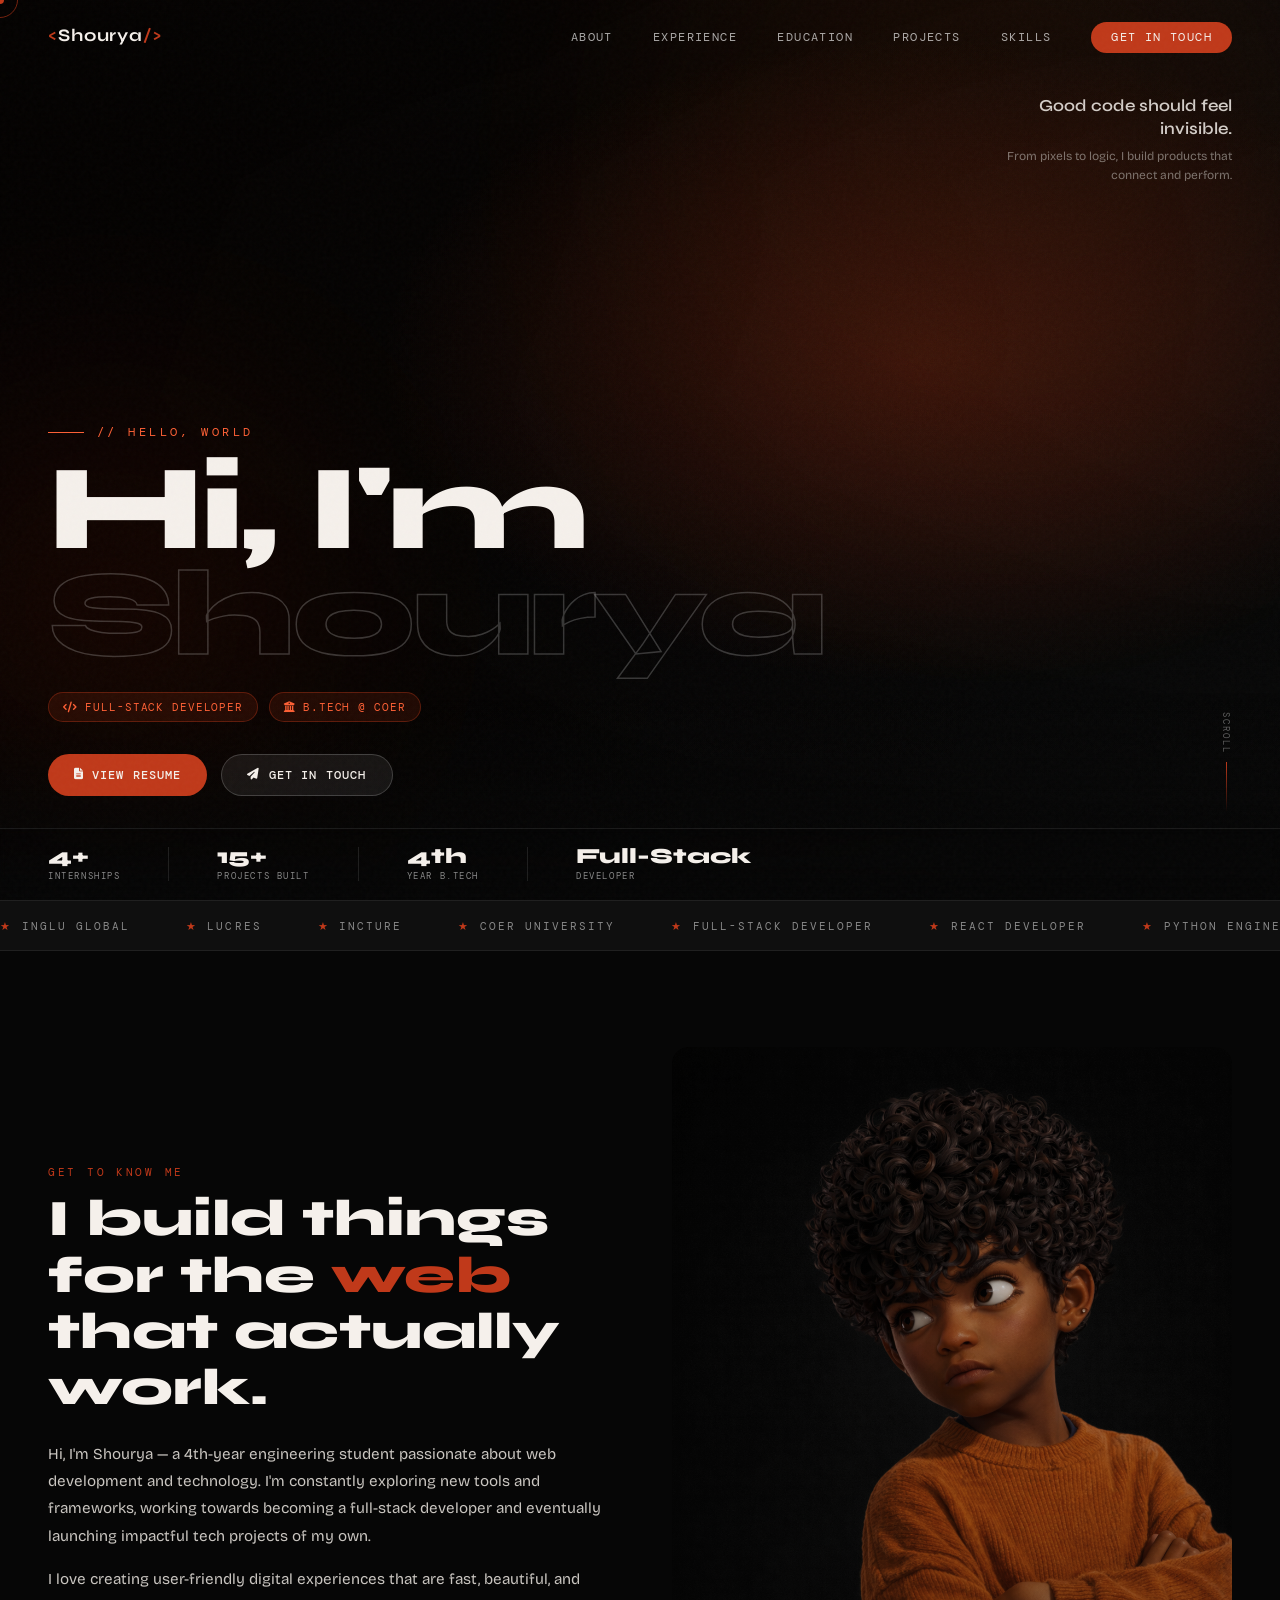
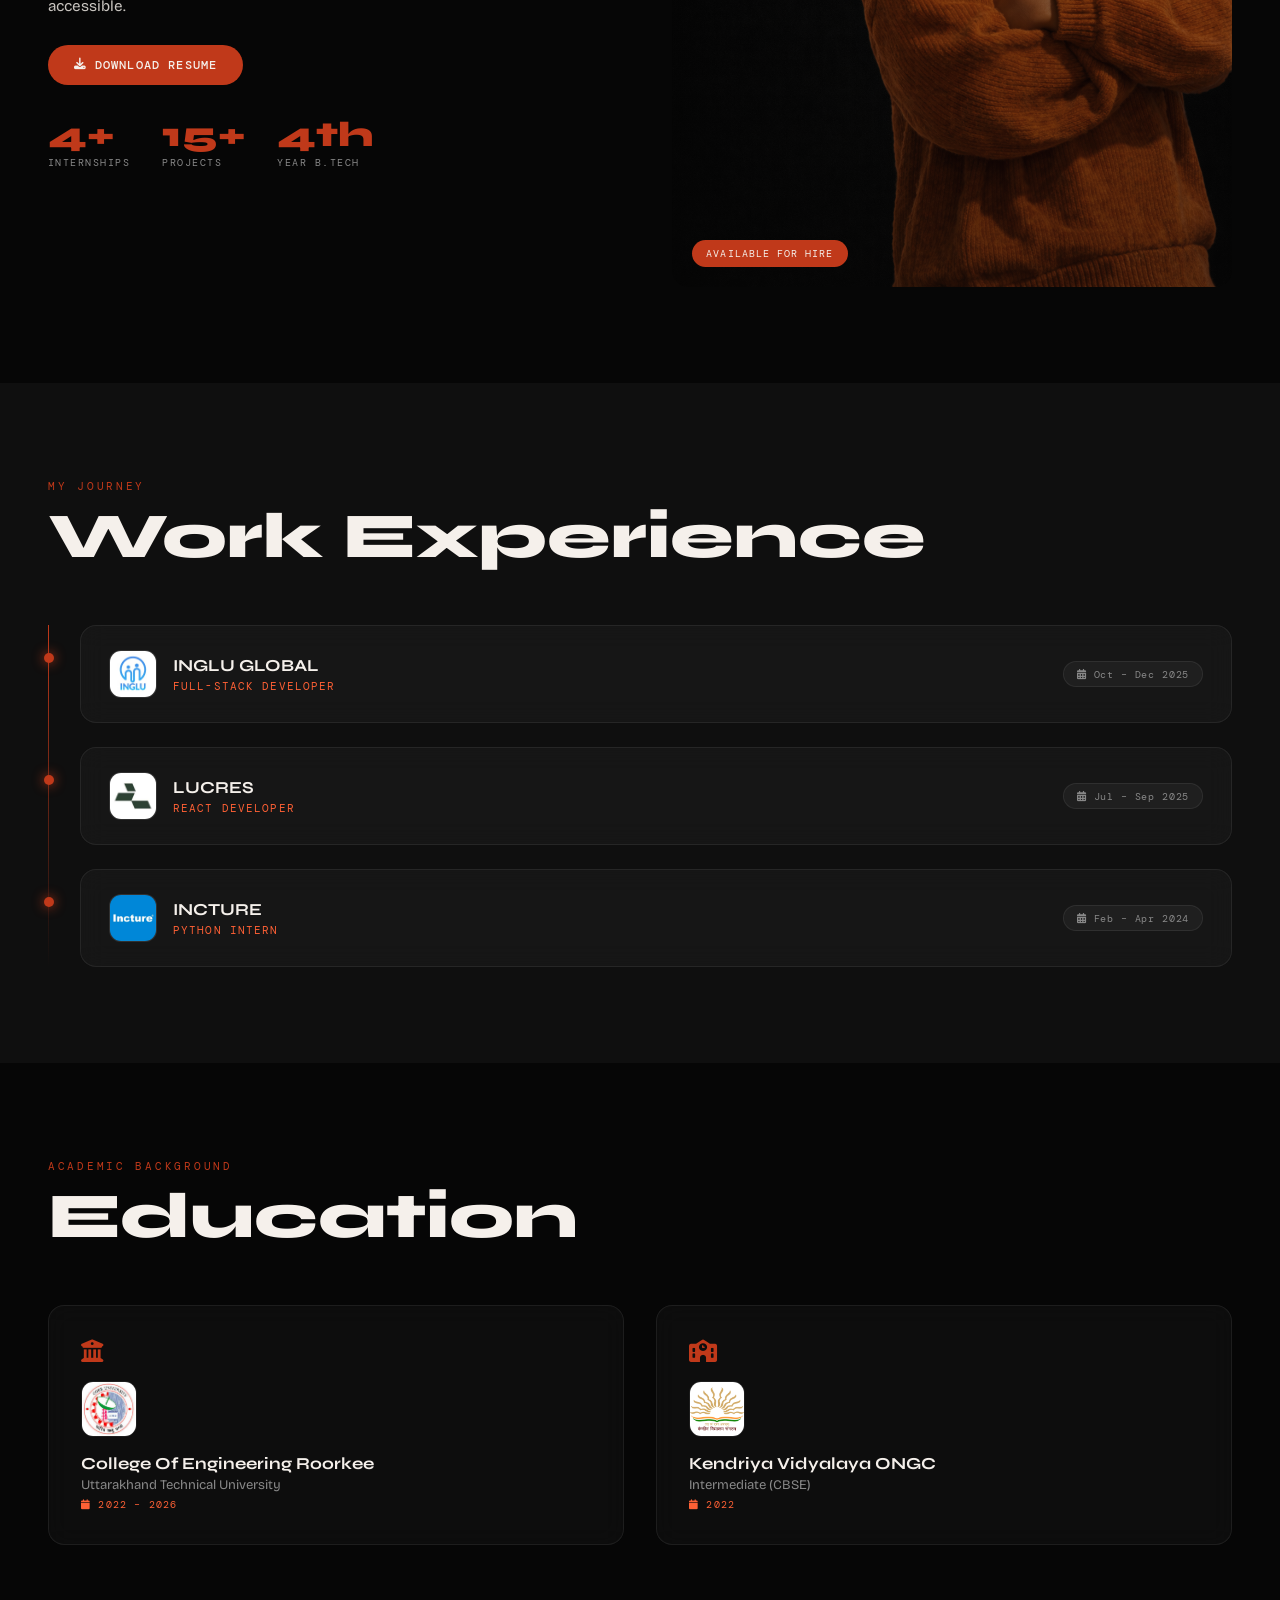
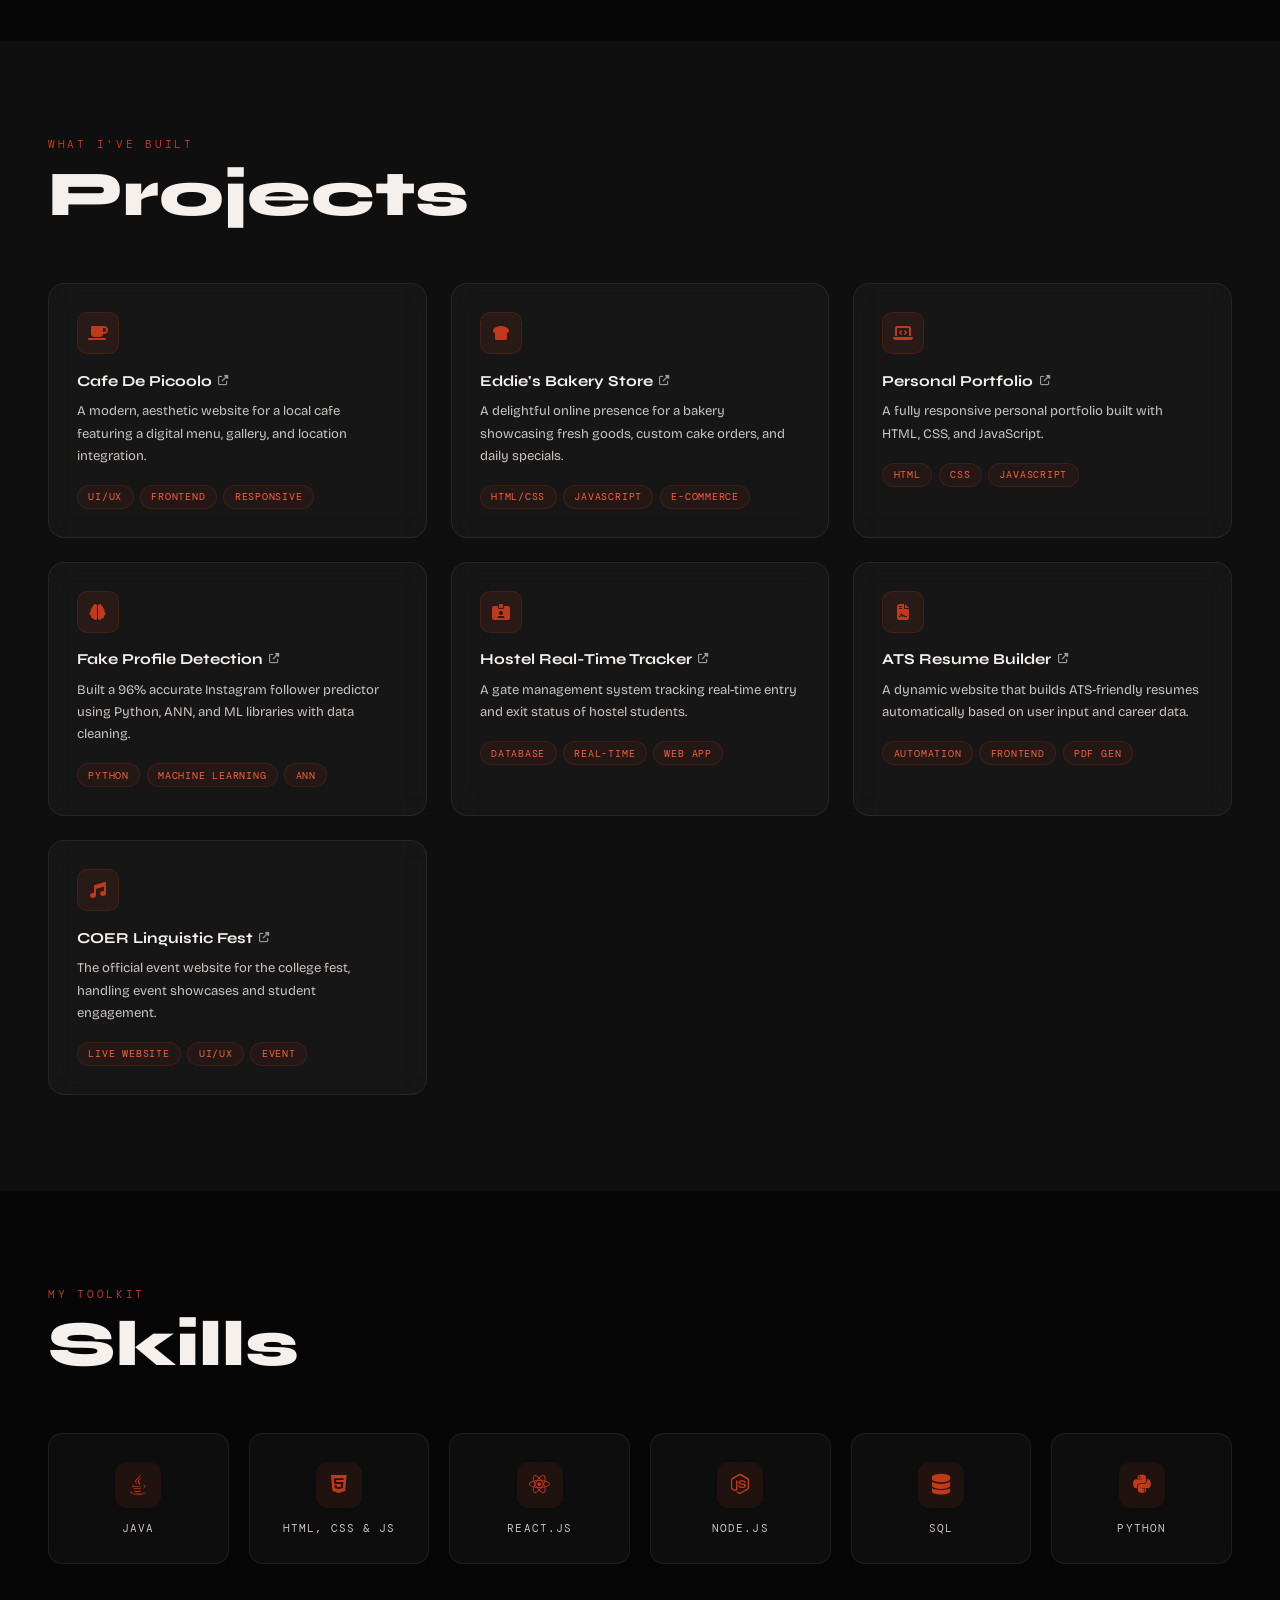
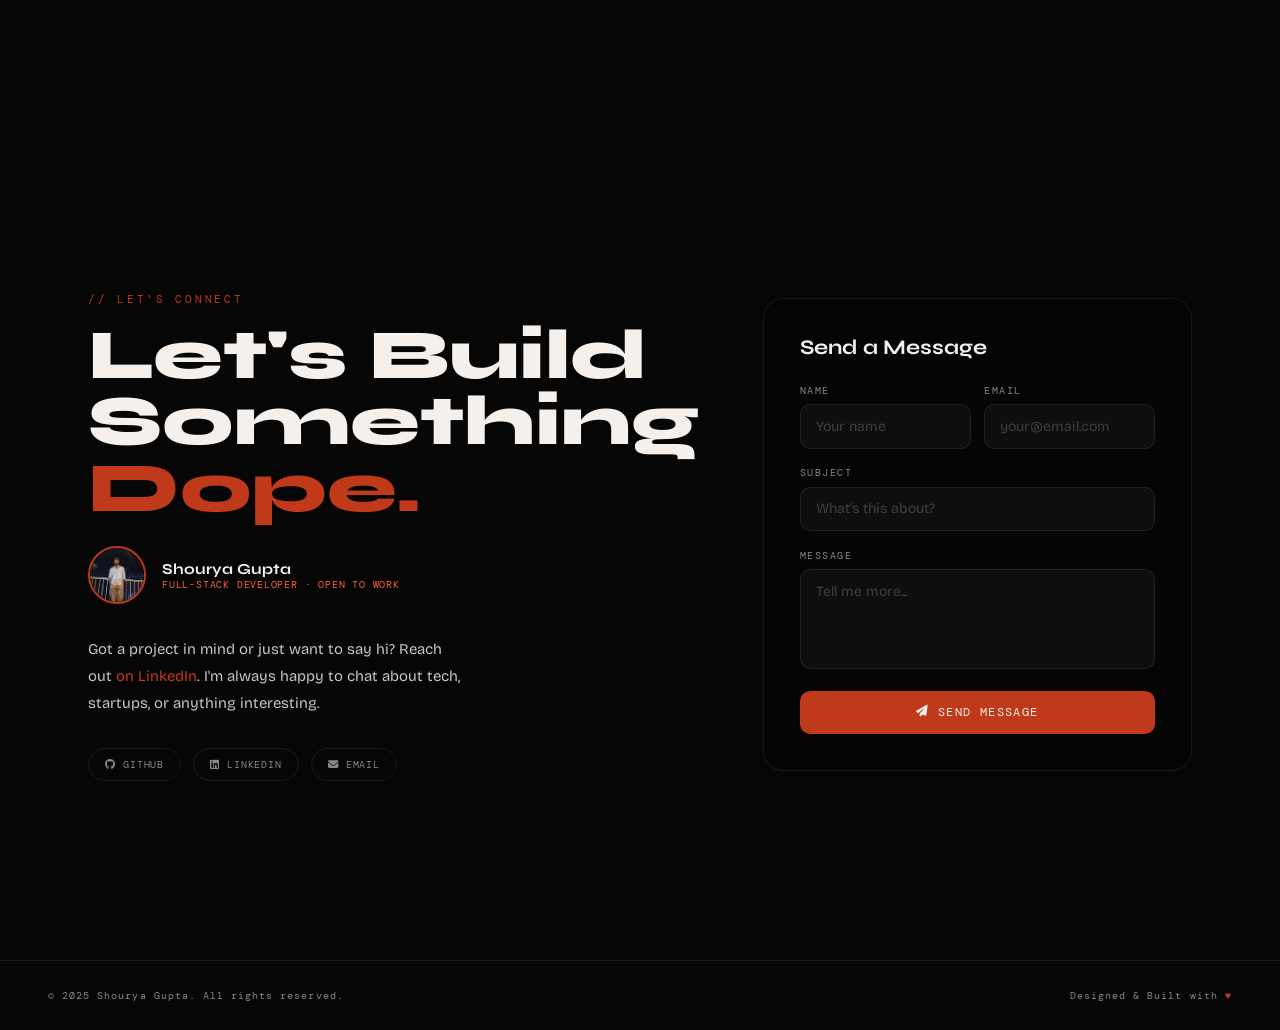
<file: index.html>
<!DOCTYPE html>
<html lang="en">
<head>
  <meta charset="UTF-8" />
  <meta name="viewport" content="width=device-width, initial-scale=1.0" />
  <title>Shourya Gupta | Portfolio</title>
  <link rel="preconnect" href="https://fonts.googleapis.com">
  <link rel="preconnect" href="https://fonts.gstatic.com" crossorigin>
  <link href="https://fonts.googleapis.com/css2?family=Syne:wght@400;500;600;700;800&family=DM+Mono:wght@300;400;500&family=Bricolage+Grotesque:wght@400;500;600;700;800&display=swap" rel="stylesheet">
  <link rel="stylesheet" href="https://cdnjs.cloudflare.com/ajax/libs/font-awesome/6.4.0/css/all.min.css" />
  <style>
    *,*::before,*::after{margin:0;padding:0;box-sizing:border-box}
    :root{
      --bg:#060606;--bg2:#0f0f0f;--orange:#c0391a;--orange2:#fd6035;
      --white:#f5f0eb;--gray:#888;--light-gray:#c8c4bf;
      --border:rgba(255,255,255,0.07);--card-bg:rgba(255,255,255,0.03);
      --font-display:'Syne',sans-serif;--font-body:'Bricolage Grotesque',sans-serif;--font-mono:'DM Mono',monospace;
    }
    html{scroll-behavior:smooth}
    body{background:var(--bg);color:var(--white);font-family:var(--font-body);overflow-x:hidden;cursor:none}
    a{color:inherit;text-decoration:none}
    img{max-width:100%;display:block}
    ::-webkit-scrollbar{width:3px}
    ::-webkit-scrollbar-track{background:var(--bg)}
    ::-webkit-scrollbar-thumb{background:var(--orange);border-radius:2px}

    /* ── CURSOR ── */
    .cursor-dot{width:8px;height:8px;background:var(--orange);border-radius:50%;position:fixed;top:0;left:0;z-index:9999;pointer-events:none;transform:translate(-50%,-50%)}
    .cursor-ring{width:36px;height:36px;border:1.5px solid rgba(192,57,26,0.6);border-radius:50%;position:fixed;top:0;left:0;z-index:9998;pointer-events:none;transform:translate(-50%,-50%);transition:all 0.15s ease}
    .cursor-ring.hover{transform:translate(-50%,-50%) scale(1.8);border-color:var(--orange);background:rgba(192,57,26,0.05)}
    @media(pointer:fine){body *{cursor:none!important}}

    /* ── GLOBAL NOISE ── */
    body::before{content:'';position:fixed;inset:0;background-image:url("data:image/svg+xml,%3Csvg viewBox='0 0 256 256' xmlns='http://www.w3.org/2000/svg'%3E%3Cfilter id='noise'%3E%3CfeTurbulence type='fractalNoise' baseFrequency='0.9' numOctaves='4' stitchTiles='stitch'/%3E%3C/filter%3E%3Crect width='100%25' height='100%25' filter='url(%23noise)' opacity='1'/%3E%3C/svg%3E");opacity:0.025;z-index:9997;pointer-events:none}

    /* ════════════════ NAV ════════════════ */
    nav{position:fixed;top:0;left:0;right:0;z-index:900;padding:0 3rem;display:flex;align-items:center;justify-content:space-between;height:70px;transition:all 0.4s ease}
    nav.scrolled{background:rgba(6,6,6,0.95);backdrop-filter:blur(20px);border-bottom:1px solid var(--border)}
    .nav-logo{font-family:var(--font-display);font-size:1.1rem;font-weight:700;letter-spacing:0.05em;z-index:10}
    .nav-logo span{color:var(--orange)}
    .nav-links{display:flex;gap:2.5rem;list-style:none}
    .nav-links a{font-family:var(--font-mono);font-size:0.75rem;letter-spacing:0.12em;text-transform:uppercase;color:rgba(255,255,255,0.65);transition:color 0.3s;position:relative}
    .nav-links a::after{content:'';position:absolute;bottom:-3px;left:0;width:0;height:1px;background:var(--orange);transition:width 0.3s}
    .nav-links a:hover{color:var(--white)}
    .nav-links a:hover::after{width:100%}
    .nav-cta{background:var(--orange)!important;color:var(--white)!important;padding:0.5rem 1.25rem;border-radius:2rem;font-size:0.72rem!important;letter-spacing:0.1em;transition:all 0.3s!important}
    .nav-cta:hover{background:var(--white)!important;color:var(--bg)!important}
    .nav-cta::after{display:none!important}
    .nav-toggle{display:none;flex-direction:column;gap:5px;background:none;border:none;padding:4px;z-index:10}
    .nav-toggle span{display:block;width:24px;height:1.5px;background:var(--white);transition:all 0.3s}
    .nav-toggle.active span:nth-child(1){transform:translateY(6.5px) rotate(45deg)}
    .nav-toggle.active span:nth-child(2){opacity:0}
    .nav-toggle.active span:nth-child(3){transform:translateY(-6.5px) rotate(-45deg)}

    /* ════════════════════════════════════════════
       HERO — full-screen video, cinematic overlays,
       slide-in text, frosted stats bar at bottom
    ════════════════════════════════════════════ */
    .hero{
      position:relative;
      width:100%;
      min-height:100vh;
      min-height:100svh;
      overflow:hidden;
      display:flex;
      align-items:flex-end;
    }

    /* Video fills entire screen */
    .hero-video-wrap{position:absolute;inset:0;z-index:0}
    .hero-video-wrap video{
      width:100%;height:100%;
      object-fit:cover;
      object-position:center center;
      display:block;
    }

    /* Layer 1: directional gradient — heavy left/bottom (text zone), clear top-right (video visible) */
    .hero-video-wrap::before{
      content:'';position:absolute;inset:0;z-index:1;
      background:
        linear-gradient(110deg, rgba(3,1,0,0.94) 0%, rgba(3,1,0,0.75) 35%, rgba(3,1,0,0.28) 62%, transparent 88%),
        linear-gradient(to top, rgba(6,6,6,0.98) 0%, rgba(6,6,6,0.6) 28%, transparent 56%),
        linear-gradient(to bottom, rgba(6,6,6,0.55) 0%, transparent 20%);
    }
    /* Layer 2: warm orange colour-grade tint — ties video to site palette */
    .hero-video-wrap::after{
      content:'';position:absolute;inset:0;z-index:2;
      background:radial-gradient(ellipse 65% 55% at 72% 40%, rgba(192,57,26,0.22) 0%, transparent 65%);
      mix-blend-mode:screen;
    }

    /* Dual grain layers — coarse + fine like real film */
    .hero-grain{
      position:absolute;inset:0;z-index:3;pointer-events:none;
      background-image:url("data:image/svg+xml,%3Csvg xmlns='http://www.w3.org/2000/svg' width='280' height='280'%3E%3Cfilter id='g'%3E%3CfeTurbulence type='fractalNoise' baseFrequency='0.58' numOctaves='4' stitchTiles='stitch'/%3E%3CfeColorMatrix type='saturate' values='0'/%3E%3C/filter%3E%3Crect width='280' height='280' filter='url(%23g)' opacity='1'/%3E%3C/svg%3E");
      background-size:155px 155px;opacity:0.22;mix-blend-mode:overlay;
    }
    .hero-grain-fine{
      position:absolute;inset:0;z-index:4;pointer-events:none;
      background-image:url("data:image/svg+xml,%3Csvg xmlns='http://www.w3.org/2000/svg' width='200' height='200'%3E%3Cfilter id='f'%3E%3CfeTurbulence type='fractalNoise' baseFrequency='0.88' numOctaves='4' stitchTiles='stitch'/%3E%3CfeColorMatrix type='saturate' values='0'/%3E%3C/filter%3E%3Crect width='200' height='200' filter='url(%23f)' opacity='1'/%3E%3C/svg%3E");
      background-size:108px 108px;opacity:0.14;mix-blend-mode:soft-light;
    }

    /* Smooth fade into page background */
    .hero-fade{
      position:absolute;bottom:0;left:0;right:0;
      height:200px;
      background:linear-gradient(to bottom,transparent,var(--bg));
      z-index:5;pointer-events:none;
    }

    /* Ambient light orbs */
    .orb{position:absolute;border-radius:50%;filter:blur(130px);opacity:0.07;animation:orbFloat 9s ease-in-out infinite alternate;z-index:1;pointer-events:none}
    .orb-1{width:700px;height:700px;background:#d44400;top:-200px;right:-80px}
    .orb-2{width:400px;height:400px;background:#ff3300;top:45%;left:-90px;animation-delay:3s}
    @keyframes orbFloat{0%{transform:translate(0,0) scale(1)}100%{transform:translate(20px,-20px) scale(1.06)}}

    /* ── SLIDE-IN KEYFRAMES ── */
    @keyframes slideInLeft{
      from{opacity:0;transform:translateX(-56px)}
      to{opacity:1;transform:translateX(0)}
    }
    @keyframes slideInUp{
      from{opacity:0;transform:translateY(42px)}
      to{opacity:1;transform:translateY(0)}
    }
    @keyframes fadeIn{
      from{opacity:0}to{opacity:1}
    }

    /* Main text block — anchored lower-left */
    .hero-inner{
      position:relative;z-index:6;
      width:100%;max-width:1400px;
      margin:0 auto;
      padding:0 3rem 6.5rem;
      display:flex;flex-direction:column;justify-content:flex-end;
      min-height:100vh;min-height:100svh;
    }

    .hero-eyebrow{
      font-family:var(--font-mono);font-size:0.72rem;letter-spacing:0.3em;
      text-transform:uppercase;color:var(--orange2);
      margin-bottom:1rem;display:flex;align-items:center;gap:0.8rem;
      opacity:0;animation:slideInLeft 0.85s cubic-bezier(0.22,1,0.36,1) 0.15s forwards;
    }
    .hero-eyebrow::before{content:'';display:block;width:36px;height:1px;background:var(--orange2);flex-shrink:0}

    .hero-name{
      font-family:var(--font-display);
      font-size:clamp(3.5rem,9.5vw,10rem);
      font-weight:800;line-height:0.87;letter-spacing:-0.03em;color:var(--white);
      opacity:0;animation:slideInLeft 1s cubic-bezier(0.22,1,0.36,1) 0.32s forwards;
    }
    .hero-name .outline{
      -webkit-text-stroke:1.5px rgba(255,255,255,0.2);
      color:transparent;display:block;
    }

    .hero-role{
      margin-top:1.5rem;display:flex;align-items:center;gap:0.65rem;flex-wrap:wrap;
      opacity:0;animation:slideInUp 0.85s cubic-bezier(0.22,1,0.36,1) 0.55s forwards;
    }
    .role-pill{
      display:inline-flex;align-items:center;gap:0.45rem;
      background:rgba(192,57,26,0.14);border:1px solid rgba(192,57,26,0.38);
      backdrop-filter:blur(10px);
      padding:0.44rem 0.9rem;border-radius:2rem;
      font-family:var(--font-mono);font-size:0.68rem;letter-spacing:0.08em;
      text-transform:uppercase;color:var(--orange2);
    }

    .hero-btns{
      margin-top:2rem;display:flex;gap:0.85rem;flex-wrap:wrap;
      opacity:0;animation:slideInUp 0.85s cubic-bezier(0.22,1,0.36,1) 0.72s forwards;
    }

    /* Tagline top-right (desktop) */
    .hero-tagline{
      position:absolute;top:95px;right:3rem;max-width:240px;text-align:right;
      z-index:7;opacity:0;animation:fadeIn 1s ease 1.1s forwards;
    }
    .hero-tagline h3{font-family:var(--font-display);font-size:1.05rem;font-weight:600;line-height:1.35;color:rgba(245,240,235,0.85)}
    .hero-tagline p{margin-top:0.4rem;font-size:0.75rem;color:rgba(200,196,191,0.55);line-height:1.6}

    /* Stats bar across bottom */
    .hero-stats-bar{
      position:absolute;bottom:0;left:0;right:0;z-index:7;
      padding:1.1rem 3rem;
      display:flex;align-items:center;gap:3rem;
      border-top:1px solid rgba(255,255,255,0.08);
      background:linear-gradient(to top,rgba(6,6,6,0.88),rgba(6,6,6,0.1),transparent);
      backdrop-filter:blur(4px);
      opacity:0;animation:slideInUp 0.85s ease 0.95s forwards;
    }
    .stat-pill{display:flex;flex-direction:column;gap:0.15rem}
    .stat-pill .sp-num{font-family:var(--font-display);font-size:1.35rem;font-weight:800;color:var(--white);line-height:1}
    .stat-pill .sp-label{font-family:var(--font-mono);font-size:0.55rem;letter-spacing:0.18em;text-transform:uppercase;color:var(--gray)}
    .stats-divider{width:1px;height:34px;background:rgba(255,255,255,0.1);flex-shrink:0}

    /* Scroll hint */
    .scroll-hint{
      position:absolute;right:3rem;bottom:5.5rem;
      display:flex;flex-direction:column;align-items:center;gap:0.5rem;
      z-index:7;opacity:0;animation:fadeIn 1s ease 1.3s forwards;
    }
    .scroll-hint span{font-family:var(--font-mono);font-size:0.55rem;letter-spacing:0.22em;text-transform:uppercase;color:rgba(136,136,136,0.65);writing-mode:vertical-rl}
    .scroll-line{width:1px;height:50px;background:linear-gradient(to bottom,var(--orange),transparent);animation:scrollPulse 2.2s ease infinite}
    @keyframes scrollPulse{0%,100%{opacity:1}50%{opacity:0.2}}

    /* ════════════════ BUTTONS ════════════════ */
    .btn{display:inline-flex;align-items:center;gap:0.5rem;padding:0.75rem 1.6rem;border-radius:2rem;font-family:var(--font-mono);font-size:0.73rem;letter-spacing:0.1em;text-transform:uppercase;font-weight:500;transition:all 0.3s}
    .btn-primary{background:var(--orange);color:var(--white)}
    .btn-primary:hover{transform:translateY(-2px);box-shadow:0 14px 40px rgba(192,57,26,0.45)}
    .btn-secondary{background:rgba(255,255,255,0.07);backdrop-filter:blur(10px);color:var(--white);border:1px solid rgba(255,255,255,0.18)}
    .btn-secondary:hover{border-color:var(--orange);color:var(--orange2);transform:translateY(-2px)}

    /* ════════════════ MARQUEE ════════════════ */
    .trust-bar{background:var(--bg2);overflow:hidden;border-top:1px solid var(--border);border-bottom:1px solid var(--border);padding:1.1rem 0}
    .marquee-track{display:flex;gap:3.5rem;animation:marqueeScroll 18s linear infinite;white-space:nowrap}
    .marquee-item{font-family:var(--font-mono);font-size:0.7rem;letter-spacing:0.18em;text-transform:uppercase;color:var(--gray);display:flex;align-items:center;gap:0.6rem;flex-shrink:0}
    .marquee-item span{color:var(--orange)}
    @keyframes marqueeScroll{from{transform:translateX(0)}to{transform:translateX(-50%)}}

    /* ════════════════ SECTIONS ════════════════ */
    .section{padding:6rem 3rem}
    .container{max-width:1200px;margin:0 auto}
    .section-label{font-family:var(--font-mono);font-size:0.68rem;letter-spacing:0.25em;text-transform:uppercase;color:var(--orange);display:block;margin-bottom:0.75rem}
    .section-title{font-family:var(--font-display);font-size:clamp(2.2rem,5vw,4rem);font-weight:800;line-height:1;color:var(--white)}
    .section-header{margin-bottom:3.5rem}
    .reveal{opacity:0;transform:translateY(28px);transition:opacity 0.7s ease,transform 0.7s ease}
    .reveal.visible{opacity:1;transform:translateY(0)}
    .glass-card{background:var(--card-bg);border:1px solid var(--border);border-radius:16px;backdrop-filter:blur(12px);transition:all 0.4s ease}
    .glass-card:hover{border-color:rgba(192,57,26,0.28);box-shadow:0 0 40px rgba(192,57,26,0.08);transform:translateY(-3px)}

    /* ════════════════ ABOUT ════════════════ */
    .about-section{background:var(--bg)}
    .about-layout{display:grid;grid-template-columns:1fr 1fr;gap:4rem;align-items:center}
    .about-left h2{font-family:var(--font-display);font-size:clamp(1.8rem,4vw,3.2rem);font-weight:800;line-height:1.1;margin-bottom:1.5rem}
    .about-left h2 em{font-style:normal;color:var(--orange)}
    .about-left p{font-size:0.95rem;line-height:1.8;color:var(--light-gray);margin-bottom:1rem}
    .about-stats{display:flex;gap:2rem;margin-top:2rem;flex-wrap:wrap}
    .stat-item{display:flex;flex-direction:column;gap:0.25rem}
    .stat-num{font-family:var(--font-display);font-size:2.2rem;font-weight:800;color:var(--orange);line-height:1}
    .stat-label{font-family:var(--font-mono);font-size:0.62rem;letter-spacing:0.15em;text-transform:uppercase;color:var(--gray)}
    .about-img-wrap{position:relative;border-radius:16px;overflow:hidden}
    .about-img-wrap img{width:100%;border-radius:16px;filter:grayscale(15%) brightness(0.9);transition:filter 0.5s}
    .about-img-wrap:hover img{filter:grayscale(0%) brightness(1)}
    .about-img-wrap::after{content:'';position:absolute;inset:0;background:linear-gradient(to top,rgba(6,6,6,0.5),transparent);border-radius:16px}
    .about-img-badge{position:absolute;bottom:1.25rem;left:1.25rem;z-index:2;background:var(--orange);padding:0.45rem 0.9rem;border-radius:2rem;font-family:var(--font-mono);font-size:0.65rem;letter-spacing:0.1em;text-transform:uppercase}

    /* ════════════════ EXPERIENCE ════════════════ */
    .experience-section{background:var(--bg2)}
    .timeline{display:flex;flex-direction:column;gap:1.5rem;position:relative;padding-left:2rem}
    .timeline::before{content:'';position:absolute;left:0;top:0;bottom:0;width:1px;background:linear-gradient(to bottom,var(--orange),transparent)}
    .timeline-item{position:relative}
    .timeline-dot{position:absolute;left:-2rem;top:1.75rem;width:10px;height:10px;background:var(--orange);border-radius:50%;box-shadow:0 0 12px var(--orange);transform:translateX(-4px)}
    .timeline-card{padding:1.5rem 1.75rem}
    .timeline-header{display:flex;justify-content:space-between;align-items:center;flex-wrap:wrap;gap:1rem}
    .timeline-left{display:flex;align-items:center;gap:1rem}
    .company-logo{width:48px;height:48px;border-radius:12px;overflow:hidden;background:rgba(255,255,255,0.05);display:flex;align-items:center;justify-content:center;border:1px solid var(--border);flex-shrink:0}
    .company-logo img{width:100%;height:100%;object-fit:cover}
    .company-name{font-family:var(--font-display);font-size:1.05rem;font-weight:700}
    .role-title{font-family:var(--font-mono);font-size:0.7rem;letter-spacing:0.1em;text-transform:uppercase;color:var(--orange2);margin-top:0.2rem}
    .timeline-date{font-family:var(--font-mono);font-size:0.65rem;letter-spacing:0.08em;color:var(--gray);background:rgba(255,255,255,0.04);padding:0.35rem 0.8rem;border-radius:2rem;border:1px solid var(--border);white-space:nowrap}

    /* ════════════════ EDUCATION ════════════════ */
    .education-section{background:var(--bg)}
    .education-grid{display:grid;grid-template-columns:1fr 1fr;gap:2rem}
    .education-card{padding:2rem;display:flex;flex-direction:column;gap:1rem}
    .education-icon{font-size:1.4rem;color:var(--orange)}
    .edu-logo-wrap{width:56px;height:56px;border-radius:12px;overflow:hidden;border:1px solid var(--border);flex-shrink:0}
    .edu-logo-wrap img{width:100%;height:100%;object-fit:cover}
    .education-title{font-family:var(--font-display);font-size:1.05rem;font-weight:700}
    .education-subtitle{font-size:0.82rem;color:var(--gray);margin-top:0.2rem}
    .education-date{font-family:var(--font-mono);font-size:0.62rem;letter-spacing:0.12em;text-transform:uppercase;color:var(--orange2)}

    /* ════════════════ PROJECTS ════════════════ */
    .projects-section{background:var(--bg2)}
    .projects-grid{display:grid;grid-template-columns:repeat(3,1fr);gap:1.5rem}
    .project-card{padding:1.75rem;position:relative;overflow:hidden}
    .project-card::before{content:'';position:absolute;top:0;left:0;right:0;height:2px;background:linear-gradient(to right,var(--orange),transparent);transform:scaleX(0);transform-origin:left;transition:transform 0.4s ease}
    .project-card:hover::before{transform:scaleX(1)}
    .project-icon{width:42px;height:42px;background:rgba(192,57,26,0.1);border:1px solid rgba(192,57,26,0.2);border-radius:10px;display:flex;align-items:center;justify-content:center;font-size:1rem;color:var(--orange);margin-bottom:1.1rem;transition:all 0.3s}
    .project-card:hover .project-icon{background:var(--orange);color:var(--white)}
    .project-title{font-family:var(--font-display);font-size:0.95rem;font-weight:700;margin-bottom:0.65rem}
    .project-title a{display:flex;align-items:center;gap:0.4rem;transition:color 0.3s}
    .project-title a:hover{color:var(--orange)}
    .project-title a i{font-size:0.65rem;opacity:0.6}
    .project-description{font-size:0.82rem;color:var(--light-gray);line-height:1.7;margin-bottom:1.1rem}
    .project-tags{display:flex;flex-wrap:wrap;gap:0.4rem}
    .tag{font-family:var(--font-mono);font-size:0.6rem;letter-spacing:0.08em;text-transform:uppercase;padding:0.28rem 0.65rem;background:rgba(192,57,26,0.08);border:1px solid rgba(192,57,26,0.18);border-radius:2rem;color:var(--orange2)}

    /* ════════════════ SKILLS ════════════════ */
    .skills-section{background:var(--bg)}
    .skills-grid{display:flex;gap:1.25rem;flex-wrap:wrap}
    .skill-item{flex:1;min-width:110px;padding:1.75rem 1.25rem;border:1px solid var(--border);border-radius:14px;display:flex;flex-direction:column;align-items:center;gap:0.85rem;text-align:center;background:var(--card-bg);transition:all 0.4s ease;position:relative;overflow:hidden}
    .skill-item::after{content:'';position:absolute;bottom:0;left:0;right:0;height:2px;background:var(--orange);transform:scaleX(0);transition:transform 0.4s ease}
    .skill-item:hover{border-color:rgba(192,57,26,0.3);transform:translateY(-6px);box-shadow:0 20px 40px rgba(192,57,26,0.1)}
    .skill-item:hover::after{transform:scaleX(1)}
    .skill-icon{width:46px;height:46px;background:rgba(192,57,26,0.1);border-radius:12px;display:flex;align-items:center;justify-content:center;font-size:1.3rem;color:var(--orange);transition:all 0.3s}
    .skill-item:hover .skill-icon{background:var(--orange);color:var(--white)}
    .skill-name{font-family:var(--font-mono);font-size:0.67rem;letter-spacing:0.1em;text-transform:uppercase;color:var(--light-gray)}

    /* ════════════════ CONTACT ════════════════ */
    .contact-section{padding:0;position:relative;overflow:hidden;min-height:100vh;display:flex;flex-direction:column}
    .contact-video-wrap{position:absolute;inset:0;z-index:0;display:flex;align-items:center;justify-content:center;overflow:hidden}
    .contact-video-inner{height:100%;width:auto;aspect-ratio:9/16}
    .contact-video-inner video{height:100%;width:100%;object-fit:cover}
    .contact-video-wrap::after{content:'';position:absolute;inset:0;background:linear-gradient(to right,rgba(6,6,6,0.97) 0%,rgba(6,6,6,0.77) 55%,rgba(6,6,6,0.5) 100%),linear-gradient(to bottom,rgba(6,6,6,0.4) 0%,transparent 25%,transparent 70%,rgba(6,6,6,0.95) 100%)}
    .contact-content-wrap{position:relative;z-index:2;min-height:100vh;display:grid;grid-template-columns:1fr 1fr;align-items:center;gap:4rem;padding:8rem 3rem 5rem;max-width:1200px;margin:0 auto;width:100%}
    .contact-badge{display:inline-block;font-family:var(--font-mono);font-size:0.68rem;letter-spacing:0.25em;text-transform:uppercase;color:var(--orange);margin-bottom:1rem}
    .contact-title{font-family:var(--font-display);font-size:clamp(2.8rem,5.5vw,5.5rem);font-weight:800;line-height:0.95;color:var(--white);margin-bottom:1.5rem}
    .contact-title em{font-style:normal;color:var(--orange)}
    .contact-text{font-size:0.93rem;line-height:1.8;color:var(--light-gray);max-width:380px;margin-bottom:2rem}
    .contact-text a{color:var(--orange);border-bottom:1px solid transparent;transition:border-color 0.3s}
    .contact-text a:hover{border-color:var(--orange)}
    .contact-photo{display:flex;align-items:center;gap:1rem;margin-bottom:2rem}
    .contact-photo img{width:58px;height:58px;border-radius:50%;object-fit:cover;object-position:center top;border:2px solid var(--orange)}
    .contact-photo-name{font-family:var(--font-display);font-size:0.95rem;font-weight:700}
    .contact-photo-role{font-family:var(--font-mono);font-size:0.62rem;letter-spacing:0.08em;text-transform:uppercase;color:var(--orange2)}
    .social-links{display:flex;gap:0.75rem;flex-wrap:wrap}
    .social-link{display:inline-flex;align-items:center;gap:0.45rem;padding:0.55rem 1rem;border:1px solid var(--border);border-radius:2rem;font-family:var(--font-mono);font-size:0.65rem;letter-spacing:0.08em;text-transform:uppercase;color:var(--gray);transition:all 0.3s}
    .social-link:hover{border-color:var(--orange);color:var(--orange);transform:translateY(-2px)}
    .contact-form-wrap{background:rgba(6,6,6,0.78);border:1px solid var(--border);border-radius:20px;padding:2.25rem;backdrop-filter:blur(20px)}
    .form-title{font-family:var(--font-display);font-size:1.3rem;font-weight:700;margin-bottom:1.5rem}
    .form-group{margin-bottom:1.1rem}
    .form-group label{display:block;font-family:var(--font-mono);font-size:0.62rem;letter-spacing:0.15em;text-transform:uppercase;color:var(--gray);margin-bottom:0.45rem}
    .form-group input,.form-group textarea{width:100%;background:rgba(255,255,255,0.04);border:1px solid var(--border);border-radius:10px;padding:0.8rem 0.95rem;color:var(--white);font-family:var(--font-body);font-size:0.88rem;outline:none;transition:border-color 0.3s,box-shadow 0.3s;resize:none}
    .form-group input::placeholder,.form-group textarea::placeholder{color:rgba(255,255,255,0.2)}
    .form-group input:focus,.form-group textarea:focus{border-color:var(--orange);box-shadow:0 0 0 3px rgba(192,57,26,0.12)}
    .form-group textarea{min-height:100px}
    .form-row{display:grid;grid-template-columns:1fr 1fr;gap:0.85rem}
    .submit-btn{width:100%;padding:0.85rem;background:var(--orange);color:var(--white);border:none;border-radius:10px;font-family:var(--font-mono);font-size:0.73rem;letter-spacing:0.12em;text-transform:uppercase;transition:all 0.3s;display:flex;align-items:center;justify-content:center;gap:0.5rem}
    .submit-btn:hover{background:var(--white);color:var(--bg);transform:translateY(-2px);box-shadow:0 8px 30px rgba(192,57,26,0.3)}
    .form-success{display:none;text-align:center;padding:2rem}
    .form-success i{font-size:2rem;color:var(--orange);margin-bottom:0.75rem;display:block}
    .form-success p{color:var(--light-gray);font-size:0.88rem}

    /* ════════════════ FOOTER ════════════════ */
    footer{background:var(--bg);border-top:1px solid var(--border);padding:1.75rem 3rem;display:flex;align-items:center;justify-content:space-between}
    footer p{font-family:var(--font-mono);font-size:0.65rem;letter-spacing:0.1em;color:var(--gray)}
    .footer-heart{color:var(--orange)}
    .scroll-top-btn{position:fixed;bottom:1.75rem;right:1.75rem;width:42px;height:42px;background:var(--orange);border:none;border-radius:50%;display:flex;align-items:center;justify-content:center;color:var(--white);font-size:0.85rem;z-index:800;opacity:0;transform:translateY(10px);transition:all 0.3s}
    .scroll-top-btn.visible{opacity:1;transform:translateY(0)}
    .scroll-top-btn:hover{background:var(--white);color:var(--bg)}

    /* ════════════════ TABLET ════════════════ */
    @media(max-width:1024px){
      .projects-grid{grid-template-columns:repeat(2,1fr)}
      .hero-tagline{top:85px;right:2rem;max-width:200px}
      .hero-stats-bar{gap:2rem;padding:1rem 2rem}
    }

    /* ════════════════ MOBILE ════════════════ */
    @media(max-width:768px){

      /* NAV — full screen overlay menu */
      nav{padding:0 1.25rem}
      .nav-links{
        display:none;flex-direction:column;gap:0;
        position:fixed;top:0;left:0;right:0;bottom:0;
        background:rgba(6,6,6,0.98);backdrop-filter:blur(24px);
        padding:88px 1.75rem 2rem;z-index:9;
        justify-content:flex-start;align-items:flex-start;
      }
      .nav-links.open{display:flex}
      .nav-links li{width:100%;border-bottom:1px solid var(--border)}
      .nav-links a{display:block;padding:0.9rem 0;font-size:1.1rem!important;letter-spacing:0.04em;color:var(--white)!important}
      .nav-links li:last-child{border:none;margin-top:1.25rem}
      .nav-cta{display:inline-block!important;padding:0.7rem 1.5rem!important;font-size:0.78rem!important}
      .nav-toggle{display:flex}

      .section{padding:4rem 1.25rem}

      /* ══════════════════════════════════════════════════
         HERO MOBILE — video fills entire screen,
         heavy overlay makes text crisp and readable,
         text slides in from left just like desktop,
         frosted stats bar scrolls horizontally at bottom
      ══════════════════════════════════════════════════ */
      .hero{min-height:100svh;align-items:flex-end}

      /* Focus video on relevant part for portrait screens */
      .hero-video-wrap video{object-position:62% center}

      /* Heavier left+bottom overlay on mobile for maximum text legibility */
      .hero-video-wrap::before{
        background:
          linear-gradient(to right, rgba(3,1,0,0.97) 0%, rgba(3,1,0,0.88) 55%, rgba(3,1,0,0.62) 100%),
          linear-gradient(to top, rgba(6,6,6,0.99) 0%, rgba(6,6,6,0.72) 35%, rgba(6,6,6,0.12) 65%, transparent 85%),
          linear-gradient(to bottom, rgba(6,6,6,0.6) 0%, transparent 20%);
      }

      .hero-inner{
        padding:0 1.4rem 7.5rem;
        justify-content:flex-end;
        min-height:100svh;
      }

      /* Hide tagline on mobile — no space */
      .hero-tagline{display:none}

      .hero-eyebrow{font-size:0.63rem;letter-spacing:0.22em;margin-bottom:0.7rem}
      .hero-eyebrow::before{width:24px}

      .hero-name{font-size:clamp(3rem,13.5vw,5rem)}

      .hero-role{margin-top:1rem;gap:0.4rem}
      .role-pill{font-size:0.58rem;padding:0.32rem 0.65rem}

      .hero-btns{margin-top:1.35rem;gap:0.55rem}
      .btn{padding:0.65rem 1.25rem;font-size:0.68rem}

      /* Stats bar: horizontally scrollable, hidden scrollbar */
      .hero-stats-bar{
        padding:0.9rem 1.4rem;
        gap:1.5rem;
        flex-wrap:nowrap;
        overflow-x:auto;
        -webkit-overflow-scrolling:touch;
        scrollbar-width:none;
      }
      .hero-stats-bar::-webkit-scrollbar{display:none}
      .stat-pill .sp-num{font-size:1.15rem}
      .stat-pill .sp-label{font-size:0.5rem}

      .scroll-hint{display:none}

      /* ABOUT */
      .about-layout{grid-template-columns:1fr;gap:2rem}
      .about-right{max-width:300px;margin:0 auto;width:100%}
      .about-stats{gap:1.5rem}
      .stat-num{font-size:1.9rem}

      /* EXPERIENCE */
      .timeline-header{flex-direction:column;align-items:flex-start;gap:0.6rem}
      .timeline-date{align-self:flex-start}

      /* EDUCATION */
      .education-grid{grid-template-columns:1fr;gap:1rem}
      .education-card{padding:1.5rem}

      /* PROJECTS */
      .projects-grid{grid-template-columns:1fr;gap:1rem}
      .project-card{padding:1.4rem}

      /* SKILLS: 2 per row */
      .skills-grid{gap:0.8rem}
      .skill-item{flex:none;width:calc(50% - 0.4rem);min-width:unset;padding:1.35rem 0.9rem}

      /* CONTACT */
      .contact-section{min-height:auto}
      .contact-content-wrap{grid-template-columns:1fr;padding:5rem 1.25rem 3rem;gap:2rem;min-height:auto}
      .contact-video-wrap::after{background:rgba(6,6,6,0.9)}
      .contact-video-inner{width:100%;height:100%;aspect-ratio:unset}
      .contact-video-inner video{width:100%;height:100%;object-fit:cover}
      .contact-title{font-size:clamp(2.3rem,10vw,3.5rem)}
      .contact-text{max-width:100%;font-size:0.88rem}
      .form-row{grid-template-columns:1fr}
      .contact-form-wrap{padding:1.4rem 1.1rem}
      .contact-photo img{width:50px;height:50px}

      /* FOOTER */
      footer{flex-direction:column;gap:0.5rem;text-align:center;padding:1.5rem}
    }

    /* SMALL PHONES */
    @media(max-width:420px){
      .hero-name{font-size:clamp(2.7rem,13vw,3.8rem)}
      .hero-btns{flex-direction:column;align-items:flex-start}
      .btn{font-size:0.65rem;padding:0.62rem 1.1rem}
      .hero-stats-bar{gap:1.1rem}
      .skill-item{padding:1.2rem 0.8rem}
      .section-title{font-size:1.9rem}
    }
  </style>
</head>
<body>

  <div class="cursor-dot" id="cursorDot"></div>
  <div class="cursor-ring" id="cursorRing"></div>
  <button class="scroll-top-btn" id="scrollTopBtn" aria-label="Scroll to top"><i class="fas fa-arrow-up"></i></button>

  <!-- NAV -->
  <nav id="navbar">
    <div class="nav-logo"><span>&lt;</span>Shourya<span>/&gt;</span></div>
    <button class="nav-toggle" id="navToggle" aria-label="Toggle menu">
      <span></span><span></span><span></span>
    </button>
    <ul class="nav-links" id="navLinks">
      <li><a href="#about" class="nav-link">About</a></li>
      <li><a href="#experience" class="nav-link">Experience</a></li>
      <li><a href="#education" class="nav-link">Education</a></li>
      <li><a href="#projects" class="nav-link">Projects</a></li>
      <li><a href="#skills" class="nav-link">Skills</a></li>
      <li><a href="#contact" class="nav-cta">Get in Touch</a></li>
    </ul>
  </nav>

  <!-- ══════════════ HERO ══════════════ -->
  <header class="hero" id="hero">

    <!-- Full-screen video background -->
    <div class="hero-video-wrap">
      <video autoplay muted loop playsinline preload="auto">
        <source src="images/abcd.mp4" type="video/mp4" />
      </video>
    </div>

    <!-- Film grain layers -->
    <div class="hero-grain"></div>
    <div class="hero-grain-fine"></div>

    <!-- Ambient light orbs (very subtle) -->
    <div class="orb orb-1"></div>
    <div class="orb orb-2"></div>

    <!-- Bottom page-transition fade -->
    <div class="hero-fade"></div>

    <!-- Tagline top-right (desktop only) -->
    <div class="hero-tagline">
      <h3>Good code should feel invisible.</h3>
      <p>From pixels to logic, I build products that connect and perform.</p>
    </div>

    <!-- Scroll hint (desktop only) -->
    <div class="scroll-hint">
      <span>Scroll</span>
      <div class="scroll-line"></div>
    </div>

    <!-- Main text — slides in from left -->
    <div class="hero-inner">
      <p class="hero-eyebrow">// hello, world</p>
      <h1 class="hero-name">
        Hi, I'm
        <span class="outline">Shourya</span>
      </h1>
      <div class="hero-role">
        <span class="role-pill"><i class="fas fa-code"></i> Full-Stack Developer</span>
        <span class="role-pill"><i class="fas fa-university"></i> B.Tech @ COER</span>
      </div>
      <div class="hero-btns">
        <a href="resume new new.pdf" target="_blank" class="btn btn-primary"><i class="fas fa-file-alt"></i> View Resume</a>
        <a href="#contact" class="btn btn-secondary"><i class="fas fa-paper-plane"></i> Get in Touch</a>
      </div>
    </div>

    <!-- Frosted stats bar pinned to bottom -->
    <div class="hero-stats-bar">
      <div class="stat-pill">
        <span class="sp-num">4+</span>
        <span class="sp-label">Internships</span>
      </div>
      <div class="stats-divider"></div>
      <div class="stat-pill">
        <span class="sp-num">15+</span>
        <span class="sp-label">Projects Built</span>
      </div>
      <div class="stats-divider"></div>
      <div class="stat-pill">
        <span class="sp-num">4th</span>
        <span class="sp-label">Year B.Tech</span>
      </div>
      <div class="stats-divider"></div>
      <div class="stat-pill">
        <span class="sp-num">Full-Stack</span>
        <span class="sp-label">Developer</span>
      </div>
    </div>

  </header>

  <!-- MARQUEE -->
  <div class="trust-bar" aria-hidden="true">
    <div class="marquee-track">
      <span class="marquee-item"><span>★</span> INGLU GLOBAL</span>
      <span class="marquee-item"><span>★</span> LUCRES</span>
      <span class="marquee-item"><span>★</span> INCTURE</span>
      <span class="marquee-item"><span>★</span> COER UNIVERSITY</span>
      <span class="marquee-item"><span>★</span> FULL-STACK DEVELOPER</span>
      <span class="marquee-item"><span>★</span> REACT DEVELOPER</span>
      <span class="marquee-item"><span>★</span> PYTHON ENGINEER</span>
      <span class="marquee-item"><span>★</span> INGLU GLOBAL</span>
      <span class="marquee-item"><span>★</span> LUCRES</span>
      <span class="marquee-item"><span>★</span> INCTURE</span>
      <span class="marquee-item"><span>★</span> COER UNIVERSITY</span>
      <span class="marquee-item"><span>★</span> FULL-STACK DEVELOPER</span>
      <span class="marquee-item"><span>★</span> REACT DEVELOPER</span>
      <span class="marquee-item"><span>★</span> PYTHON ENGINEER</span>
    </div>
  </div>

  <!-- ABOUT -->
  <section id="about" class="section about-section">
    <div class="container">
      <div class="about-layout">
        <div class="about-left reveal">
          <span class="section-label">Get to Know Me</span>
          <h2>I build things for the <em>web</em> that actually work.</h2>
          <p>Hi, I'm Shourya — a 4th-year engineering student passionate about web development and technology. I'm constantly exploring new tools and frameworks, working towards becoming a full-stack developer and eventually launching impactful tech projects of my own.</p>
          <p>I love creating user-friendly digital experiences that are fast, beautiful, and accessible.</p>
          <a href="resume new new.pdf" target="_blank" class="btn btn-primary" style="display:inline-flex;margin-top:0.5rem;"><i class="fas fa-download"></i> Download Resume</a>
          <div class="about-stats">
            <div class="stat-item"><span class="stat-num">4+</span><span class="stat-label">Internships</span></div>
            <div class="stat-item"><span class="stat-num">15+</span><span class="stat-label">Projects</span></div>
            <div class="stat-item"><span class="stat-num">4th</span><span class="stat-label">Year B.Tech</span></div>
          </div>
        </div>
        <div class="about-right reveal" style="transition-delay:0.2s">
          <div class="about-img-wrap">
            <img src="images/right.png" alt="Shourya Gupta" />
            <div class="about-img-badge">Available for Hire</div>
          </div>
        </div>
      </div>
    </div>
  </section>

  <!-- EXPERIENCE -->
  <section id="experience" class="section experience-section">
    <div class="container">
      <div class="section-header reveal">
        <span class="section-label">My Journey</span>
        <h2 class="section-title">Work Experience</h2>
      </div>
      <div class="timeline">
        <div class="timeline-item reveal">
          <div class="timeline-dot"></div>
          <div class="glass-card timeline-card">
            <div class="timeline-header">
              <div class="timeline-left">
                <div class="company-logo"><img src="images/inglu.jpeg" alt="Inglu Global" onerror="this.parentElement.innerHTML='<span style=&quot;color:var(--orange);font-size:1rem;font-weight:700&quot;>IG</span>'" /></div>
                <div><h3 class="company-name">INGLU GLOBAL</h3><p class="role-title">Full-Stack Developer</p></div>
              </div>
              <span class="timeline-date"><i class="fas fa-calendar-alt"></i> Oct – Dec 2025</span>
            </div>
          </div>
        </div>
        <div class="timeline-item reveal" style="transition-delay:0.1s">
          <div class="timeline-dot"></div>
          <div class="glass-card timeline-card">
            <div class="timeline-header">
              <div class="timeline-left">
                <div class="company-logo"><img src="images/lucres.jpeg" alt="Lucres" onerror="this.parentElement.innerHTML='<span style=&quot;color:var(--orange);font-size:1rem;font-weight:700&quot;>LU</span>'" /></div>
                <div><h3 class="company-name">LUCRES</h3><p class="role-title">React Developer</p></div>
              </div>
              <span class="timeline-date"><i class="fas fa-calendar-alt"></i> Jul – Sep 2025</span>
            </div>
          </div>
        </div>
        <div class="timeline-item reveal" style="transition-delay:0.2s">
          <div class="timeline-dot"></div>
          <div class="glass-card timeline-card">
            <div class="timeline-header">
              <div class="timeline-left">
                <div class="company-logo"><img src="images/inc.png" alt="Incture" onerror="this.parentElement.innerHTML='<span style=&quot;color:var(--orange);font-size:1rem;font-weight:700&quot;>IN</span>'" /></div>
                <div><h3 class="company-name">INCTURE</h3><p class="role-title">Python Intern</p></div>
              </div>
              <span class="timeline-date"><i class="fas fa-calendar-alt"></i> Feb – Apr 2024</span>
            </div>
          </div>
        </div>
      </div>
    </div>
  </section>

  <!-- EDUCATION -->
  <section id="education" class="section education-section">
    <div class="container">
      <div class="section-header reveal">
        <span class="section-label">Academic Background</span>
        <h2 class="section-title">Education</h2>
      </div>
      <div class="education-grid">
        <div class="glass-card education-card reveal">
          <div class="education-icon"><i class="fas fa-university"></i></div>
          <div class="edu-logo-wrap"><img src="images/coer.jpg.jpg" alt="COER" onerror="this.style.display='none'" /></div>
          <div><h3 class="education-title">College Of Engineering Roorkee</h3><p class="education-subtitle">Uttarakhand Technical University</p><span class="education-date"><i class="fas fa-calendar"></i> 2022 – 2026</span></div>
        </div>
        <div class="glass-card education-card reveal" style="transition-delay:0.15s">
          <div class="education-icon"><i class="fas fa-school"></i></div>
          <div class="edu-logo-wrap"><img src="images/kv.jpg" alt="KV" onerror="this.style.display='none'" /></div>
          <div><h3 class="education-title">Kendriya Vidyalaya ONGC</h3><p class="education-subtitle">Intermediate (CBSE)</p><span class="education-date"><i class="fas fa-calendar"></i> 2022</span></div>
        </div>
      </div>
    </div>
  </section>

  <!-- PROJECTS -->
  <section id="projects" class="section projects-section">
    <div class="container">
      <div class="section-header reveal">
        <span class="section-label">What I've Built</span>
        <h2 class="section-title">Projects</h2>
      </div>
      <div class="projects-grid">
        <div class="glass-card project-card reveal"><div class="project-icon"><i class="fas fa-coffee"></i></div><h3 class="project-title"><a href="https://cafedepiccoloo.netlify.app/#home" target="_blank" rel="noopener">Cafe De Picoolo <i class="fas fa-external-link-alt"></i></a></h3><p class="project-description">A modern, aesthetic website for a local cafe featuring a digital menu, gallery, and location integration.</p><div class="project-tags"><span class="tag">UI/UX</span><span class="tag">Frontend</span><span class="tag">Responsive</span></div></div>
        <div class="glass-card project-card reveal" style="transition-delay:0.1s"><div class="project-icon"><i class="fas fa-bread-slice"></i></div><h3 class="project-title"><a href="https://eddiesbakery.netlify.app/" target="_blank" rel="noopener">Eddie's Bakery Store <i class="fas fa-external-link-alt"></i></a></h3><p class="project-description">A delightful online presence for a bakery showcasing fresh goods, custom cake orders, and daily specials.</p><div class="project-tags"><span class="tag">HTML/CSS</span><span class="tag">JavaScript</span><span class="tag">E-commerce</span></div></div>
        <div class="glass-card project-card reveal" style="transition-delay:0.2s"><div class="project-icon"><i class="fas fa-laptop-code"></i></div><h3 class="project-title"><a href="https://ishikayadavportfolio.netlify.app/" target="_blank" rel="noopener">Personal Portfolio <i class="fas fa-external-link-alt"></i></a></h3><p class="project-description">A fully responsive personal portfolio built with HTML, CSS, and JavaScript.</p><div class="project-tags"><span class="tag">HTML</span><span class="tag">CSS</span><span class="tag">JavaScript</span></div></div>
        <div class="glass-card project-card reveal" style="transition-delay:0.1s"><div class="project-icon"><i class="fas fa-brain"></i></div><h3 class="project-title"><a href="https://github.com/maximanoob01/fake-profile-detection" target="_blank" rel="noopener">Fake Profile Detection <i class="fas fa-external-link-alt"></i></a></h3><p class="project-description">Built a 96% accurate Instagram follower predictor using Python, ANN, and ML libraries with data cleaning.</p><div class="project-tags"><span class="tag">Python</span><span class="tag">Machine Learning</span><span class="tag">ANN</span></div></div>
        <div class="glass-card project-card reveal" style="transition-delay:0.2s"><div class="project-icon"><i class="fas fa-id-card-clip"></i></div><h3 class="project-title"><a href="https://hostel-gate-checkk.vercel.app/accounts/login/" target="_blank" rel="noopener">Hostel Real-Time Tracker <i class="fas fa-external-link-alt"></i></a></h3><p class="project-description">A gate management system tracking real-time entry and exit status of hostel students.</p><div class="project-tags"><span class="tag">Database</span><span class="tag">Real-time</span><span class="tag">Web App</span></div></div>
        <div class="glass-card project-card reveal" style="transition-delay:0.3s"><div class="project-icon"><i class="fas fa-file-contract"></i></div><h3 class="project-title"><a href="https://github.com/maximanoob01/resume-builder" target="_blank" rel="noopener">ATS Resume Builder <i class="fas fa-external-link-alt"></i></a></h3><p class="project-description">A dynamic website that builds ATS-friendly resumes automatically based on user input and career data.</p><div class="project-tags"><span class="tag">Automation</span><span class="tag">Frontend</span><span class="tag">PDF Gen</span></div></div>
        <div class="glass-card project-card reveal" style="transition-delay:0.1s"><div class="project-icon"><i class="fas fa-music"></i></div><h3 class="project-title"><a href="https://www.coerlinguistic.club/" target="_blank" rel="noopener">COER Linguistic Fest <i class="fas fa-external-link-alt"></i></a></h3><p class="project-description">The official event website for the college fest, handling event showcases and student engagement.</p><div class="project-tags"><span class="tag">Live Website</span><span class="tag">UI/UX</span><span class="tag">Event</span></div></div>
      </div>
    </div>
  </section>

  <!-- SKILLS -->
  <section id="skills" class="section skills-section">
    <div class="container">
      <div class="section-header reveal">
        <span class="section-label">My Toolkit</span>
        <h2 class="section-title">Skills</h2>
      </div>
      <div class="skills-grid">
        <div class="skill-item reveal"><div class="skill-icon"><i class="fab fa-java"></i></div><span class="skill-name">Java</span></div>
        <div class="skill-item reveal" style="transition-delay:0.1s"><div class="skill-icon"><i class="fab fa-html5"></i></div><span class="skill-name">HTML, CSS & JS</span></div>
        <div class="skill-item reveal" style="transition-delay:0.2s"><div class="skill-icon"><i class="fab fa-react"></i></div><span class="skill-name">React.js</span></div>
        <div class="skill-item reveal" style="transition-delay:0.3s"><div class="skill-icon"><i class="fab fa-node-js"></i></div><span class="skill-name">Node.js</span></div>
        <div class="skill-item reveal" style="transition-delay:0.4s"><div class="skill-icon"><i class="fas fa-database"></i></div><span class="skill-name">SQL</span></div>
        <div class="skill-item reveal" style="transition-delay:0.5s"><div class="skill-icon"><i class="fab fa-python"></i></div><span class="skill-name">Python</span></div>
      </div>
    </div>
  </section>

  <!-- CONTACT -->
  <section id="contact" class="contact-section">
    <div class="contact-video-wrap">
      <div class="contact-video-inner">
        <video autoplay muted loop playsinline>
          <source src="images/video.mp4" type="video/mp4" />
        </video>
      </div>
    </div>
    <div class="contact-content-wrap">
      <div class="contact-left reveal">
        <span class="contact-badge">// Let's Connect</span>
        <h2 class="contact-title">Let's Build<br>Something<br><em>Dope.</em></h2>
        <div class="contact-photo">
          <img src="images/shourya.jpg" alt="Shourya Gupta" />
          <div>
            <div class="contact-photo-name">Shourya Gupta</div>
            <div class="contact-photo-role">Full-Stack Developer · Open to Work</div>
          </div>
        </div>
        <p class="contact-text">Got a project in mind or just want to say hi? Reach out <a href="https://www.linkedin.com/in/shourya-gupta-8a8876250/" target="_blank">on LinkedIn</a>. I'm always happy to chat about tech, startups, or anything interesting.</p>
        <div class="social-links">
          <a href="https://github.com/maximanoob01" target="_blank" class="social-link"><i class="fab fa-github"></i> GitHub</a>
          <a href="https://www.linkedin.com/in/shourya-gupta-8a8876250/" target="_blank" class="social-link"><i class="fab fa-linkedin"></i> LinkedIn</a>
          <a href="mailto:gshourya665@gmail.com" class="social-link"><i class="fas fa-envelope"></i> Email</a>
        </div>
      </div>
      <div class="contact-form-wrap reveal" style="transition-delay:0.2s">
        <h3 class="form-title">Send a Message</h3>
        <form id="contactForm">
          <div class="form-row">
            <div class="form-group"><label for="fname">Name</label><input type="text" id="fname" name="name" placeholder="Your name" required /></div>
            <div class="form-group"><label for="femail">Email</label><input type="email" id="femail" name="email" placeholder="your@email.com" required /></div>
          </div>
          <div class="form-group"><label for="fsubject">Subject</label><input type="text" id="fsubject" name="subject" placeholder="What's this about?" /></div>
          <div class="form-group"><label for="fmessage">Message</label><textarea id="fmessage" name="message" placeholder="Tell me more..." required></textarea></div>
          <button type="submit" class="submit-btn"><i class="fas fa-paper-plane"></i> Send Message</button>
        </form>
        <div class="form-success" id="formSuccess">
          <i class="fas fa-check-circle"></i>
          <p>Message sent! I'll get back to you soon.</p>
        </div>
      </div>
    </div>
  </section>

  <!-- FOOTER -->
  <footer>
    <p>© 2025 Shourya Gupta. All rights reserved.</p>
    <p>Designed & Built with <span class="footer-heart">♥</span></p>
  </footer>

  <script>
    /* ── CURSOR ── */
    const dot=document.getElementById('cursorDot'),ring=document.getElementById('cursorRing');
    let mx=0,my=0,rx=0,ry=0;
    document.addEventListener('mousemove',e=>{mx=e.clientX;my=e.clientY;dot.style.left=mx+'px';dot.style.top=my+'px'});
    (function loop(){rx+=(mx-rx)*0.12;ry+=(my-ry)*0.12;ring.style.left=rx+'px';ring.style.top=ry+'px';requestAnimationFrame(loop)})();
    document.querySelectorAll('a,button,.skill-item,.glass-card').forEach(el=>{
      el.addEventListener('mouseenter',()=>ring.classList.add('hover'));
      el.addEventListener('mouseleave',()=>ring.classList.remove('hover'));
    });

    /* ── NAV SCROLL ── */
    const navbar=document.getElementById('navbar'),scrollTopBtn=document.getElementById('scrollTopBtn');
    window.addEventListener('scroll',()=>{
      navbar.classList.toggle('scrolled',window.scrollY>40);
      scrollTopBtn.classList.toggle('visible',window.scrollY>400);
    });

    /* ── HAMBURGER ── */
    const navToggle=document.getElementById('navToggle'),navLinks=document.getElementById('navLinks');
    navToggle.addEventListener('click',()=>{navLinks.classList.toggle('open');navToggle.classList.toggle('active')});
    document.querySelectorAll('.nav-link,.nav-cta').forEach(l=>l.addEventListener('click',()=>{navLinks.classList.remove('open');navToggle.classList.remove('active')}));

    /* ── SCROLL TOP ── */
    scrollTopBtn.addEventListener('click',()=>window.scrollTo({top:0,behavior:'smooth'}));

    /* ── SCROLL REVEAL ── */
    const ro=new IntersectionObserver(entries=>entries.forEach(e=>{if(e.isIntersecting)e.target.classList.add('visible')}),{threshold:0.1,rootMargin:'0px 0px -30px 0px'});
    document.querySelectorAll('.reveal').forEach(el=>ro.observe(el));

    /* ── HERO NAME GLITCH ── */
    const heroName=document.querySelector('.hero-name');
    if(heroName)setInterval(()=>{
      heroName.style.textShadow=`${(Math.random()*4-2).toFixed(1)}px 0 rgba(192,57,26,0.85)`;
      setTimeout(()=>{heroName.style.textShadow='none'},90);
    },5000);

    /* ── SUBTLE ORB PARALLAX (desktop only) ── */
    if(window.matchMedia('(pointer:fine)').matches){
      document.addEventListener('mousemove',e=>{
        const px=(e.clientX/window.innerWidth-0.5)*18,py=(e.clientY/window.innerHeight-0.5)*18;
        document.querySelectorAll('.orb').forEach((o,i)=>o.style.transform=`translate(${px*(i+1)*0.3}px,${py*(i+1)*0.3}px)`);
      });
    }

    /* ── STAT COUNTER ── */
    const so=new IntersectionObserver(entries=>{
      entries.forEach(entry=>{
        if(entry.isIntersecting){
          entry.target.querySelectorAll('.stat-num').forEach(num=>{
            const val=parseInt(num.textContent),suf=num.textContent.replace(/[0-9]/g,'');
            if(!isNaN(val)){
              let t=null;
              (function s(ts){if(!t)t=ts;const p=Math.min((ts-t)/1200,1);num.textContent=Math.floor(p*val)+suf;if(p<1)requestAnimationFrame(s)})(performance.now());
            }
          });
          so.unobserve(entry.target);
        }
      });
    },{threshold:0.5});
    document.querySelectorAll('.about-stats').forEach(el=>so.observe(el));

    /* ── ACTIVE NAV ── */
    const secObs=new IntersectionObserver(entries=>entries.forEach(e=>{
      if(e.isIntersecting)document.querySelectorAll('.nav-link').forEach(l=>l.style.color=l.getAttribute('href')==='#'+e.target.id?'var(--white)':'');
    }),{threshold:0.4});
    document.querySelectorAll('section[id],header[id]').forEach(s=>secObs.observe(s));

    /* ── CONTACT FORM ── */
    document.getElementById('contactForm').addEventListener('submit',function(e){
      e.preventDefault();
      const btn=this.querySelector('.submit-btn');
      btn.innerHTML='<i class="fas fa-spinner fa-spin"></i> Sending...';
      btn.disabled=true;
      setTimeout(()=>{this.style.display='none';document.getElementById('formSuccess').style.display='block'},1600);
    });
  </script>
</body>
</html>
</file>
